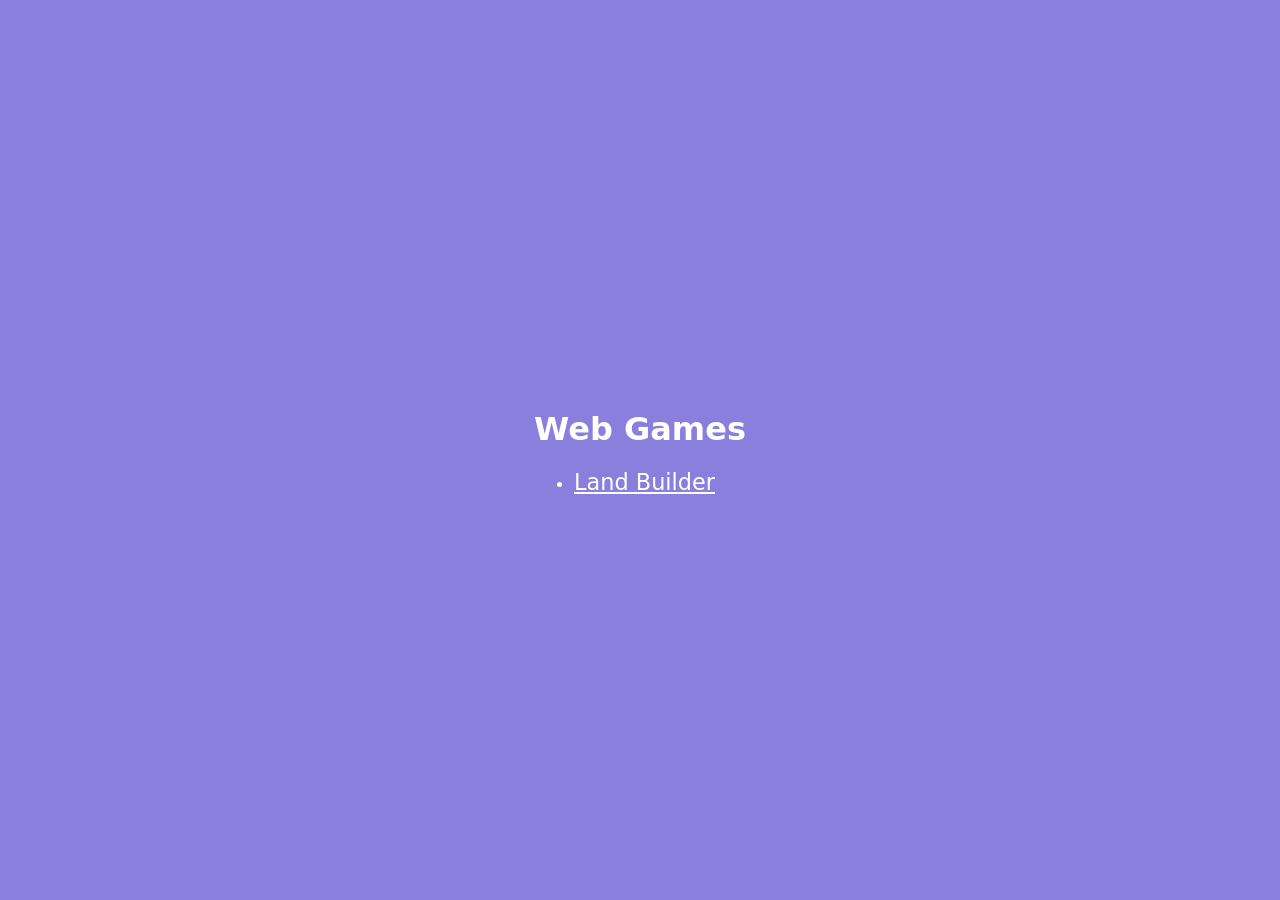
<file: index.html>
<!doctype html>
<html lang="en">
<head><meta charset="utf-8"><meta name="viewport" content="width=device-width, initial-scale=1"><title>Web Games</title>
<style>body{font-family:system-ui,sans-serif;background:#8a7fdc;color:#fff;display:grid;place-items:center;min-height:100vh;margin:0}a{color:#fff;font-size:1.4rem}</style></head>
<body><main><h1>Web Games</h1><ul><li><a href="land-builder/">Land Builder</a></li></ul></main></body>
</html>
</file>
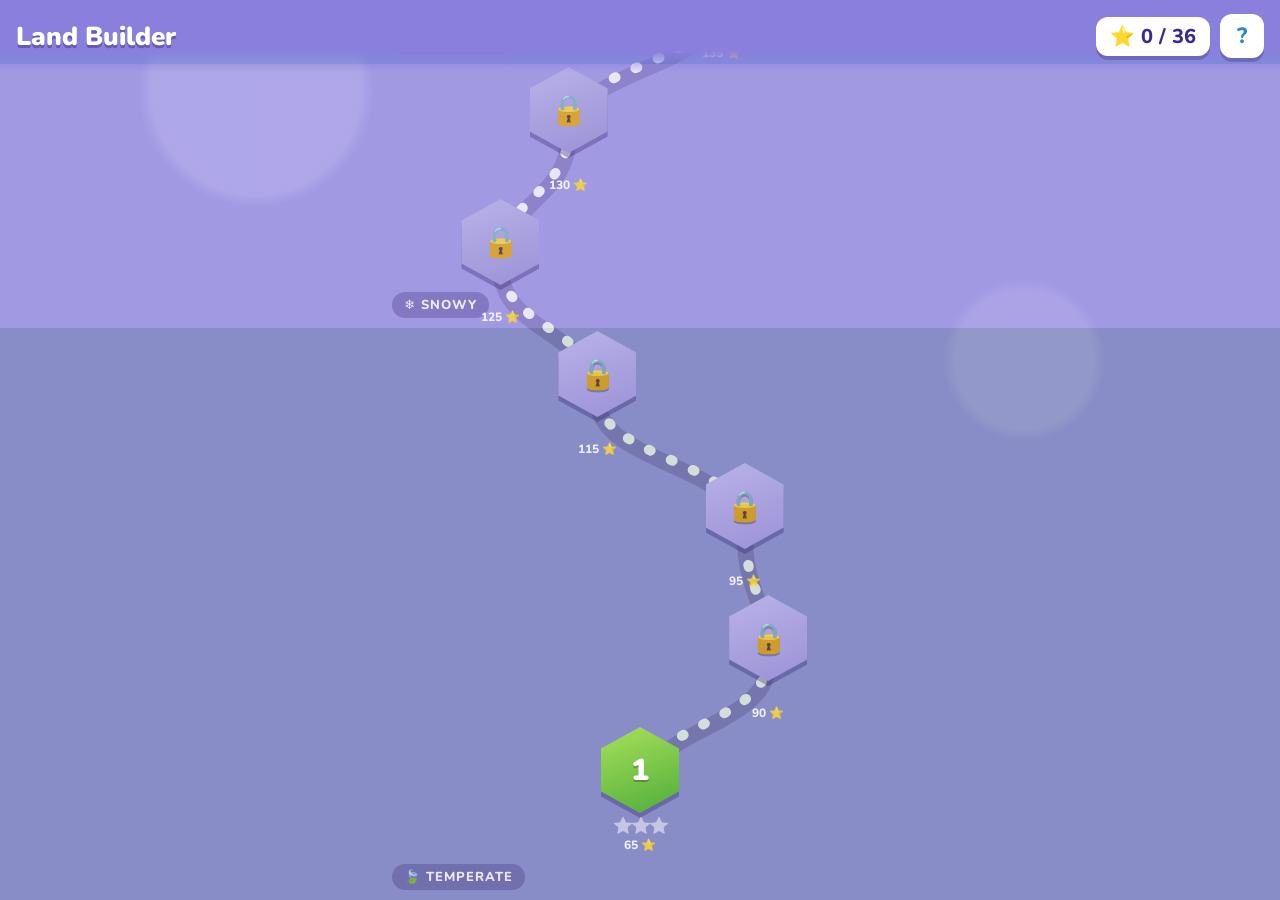
<file: land-builder/index.html>
<!doctype html>
<html lang="en">
<head>
  <meta charset="utf-8" />
  <meta name="viewport" content="width=device-width, initial-scale=1, maximum-scale=1, user-scalable=no, viewport-fit=cover" />
  <title>Land Builder</title>
  <meta name="theme-color" content="#8a7fdc" />
  <meta name="mobile-web-app-capable" content="yes" />
  <meta name="apple-mobile-web-app-capable" content="yes" />
  <meta name="apple-mobile-web-app-status-bar-style" content="black-translucent" />
  <meta name="apple-mobile-web-app-title" content="Land Builder" />
  <meta name="format-detection" content="telephone=no" />
  <link rel="manifest" href="manifest.webmanifest" />
  <link rel="icon" href="icon.svg" type="image/svg+xml" />
  <link rel="apple-touch-icon" href="icon.svg" />
  <link rel="preconnect" href="https://fonts.googleapis.com" />
  <link rel="preconnect" href="https://fonts.gstatic.com" crossorigin />
  <link href="https://fonts.googleapis.com/css2?family=Nunito:wght@600;800;900&display=swap" rel="stylesheet" />
  <link rel="stylesheet" href="css/style.css" />
</head>
<body>
  <!-- Level progression map -->
  <section id="map-screen" class="screen active">
    <header class="map-header">
      <h1>Land Builder</h1>
      <div class="pill"><span class="ico">⭐</span><span id="map-total-stars">0</span></div>
      <button class="icon-btn" id="btn-help-map" aria-label="How to play">?</button>
    </header>
    <div id="map-scroll">
      <div id="map-track">
        <svg id="map-path" aria-hidden="true"></svg>
      </div>
    </div>
  </section>

  <!-- Gameplay -->
  <section id="game-screen" class="screen">
    <canvas id="board"></canvas>
    <div id="labels" class="hidden"></div>

    <div class="hud-top">
      <div class="hud-left">
        <div class="stat-bubble stars" title="Stars">
          <div class="ring"><span>⭐</span></div>
          <div class="stat-label"><b id="hud-score">0</b>/<span id="hud-quota">0</span></div>
          <div class="mini-bar"><div id="hud-bar"></div><i id="hud-mark2"></i><i id="hud-mark3"></i></div>
        </div>
        <div class="stat-bubble tiles" title="Tiles left">
          <div class="ring"><span>🧱</span></div>
          <div class="stat-label"><b id="hud-tiles">0</b> left</div>
        </div>
      </div>

      <div class="hud-right">
        <div class="queue" id="queue">
          <div class="q-slot current" id="q-current" title="Current tile (tap to rotate)">
            <canvas id="q0"></canvas>
            <span class="q-badge" id="q-count">0</span>
          </div>
          <div class="q-slot next"><canvas id="q1"></canvas></div>
          <div class="q-slot next"><canvas id="q2"></canvas></div>
        </div>
        <div class="hud-buttons">
          <button class="icon-btn" id="btn-help" aria-label="How to play">?</button>
          <button class="icon-btn" id="btn-menu" aria-label="Back to map">☰</button>
        </div>
      </div>
    </div>

    <div class="level-title" id="hud-level"></div>

    <button class="blueprint-btn" id="btn-blueprint" aria-label="Megastructure blueprint">
      <canvas id="bp-icon"></canvas>
      <span class="bp-name" id="bp-name"></span>
      <span class="bp-state" id="bp-state"></span>
    </button>

    <div class="bottom-bar" id="bottom-bar">
      <div class="col">
        <button class="sq-btn" id="btn-undo" aria-label="Undo">↶</button>
        <button class="sq-btn" id="btn-redo" aria-label="Redo">↷</button>
      </div>
      <div class="tools">
        <button class="tool" id="tool-bulldozer" title="Bulldozer: clear a placed tile">
          <span class="tool-ico">🚜</span><span class="count" id="cnt-bulldozer">1</span>
        </button>
        <button class="tool" id="tool-rainbow" title="Rainbow tile: swap the current tile for a wildcard that matches everything">
          <span class="tool-ico rainbow-hex"></span><span class="count" id="cnt-rainbow">1</span>
        </button>
        <button class="tool" id="tool-crate" title="Crate: +4 tiles">
          <span class="tool-ico">📦</span><span class="count" id="cnt-crate">1</span>
        </button>
      </div>
      <div class="col">
        <button class="sq-btn" id="btn-zoom-in" aria-label="Zoom in">+</button>
        <button class="sq-btn" id="btn-zoom-out" aria-label="Zoom out">−</button>
      </div>
    </div>

    <div class="confirm-bar hidden" id="confirm-bar">
      <button class="sq-btn rot" id="btn-rot-ccw" aria-label="Rotate left">⟲</button>
      <button class="big-btn no" id="btn-cancel" aria-label="Cancel">✕</button>
      <button class="big-btn yes" id="btn-confirm" aria-label="Confirm">✓</button>
      <button class="sq-btn rot" id="btn-rot-cw" aria-label="Rotate right">⟳</button>
    </div>

    <div class="cam-controls" aria-label="Camera">
      <button class="cam-btn compass" id="btn-compass" aria-label="Reset view" title="Reset view (F)"><span id="compass-needle">▲</span></button>
      <button class="cam-btn" id="btn-cam-left" aria-label="Orbit left" title="Orbit left (A)">⤺</button>
      <button class="cam-btn" id="btn-cam-right" aria-label="Orbit right" title="Orbit right (D)">⤻</button>
      <button class="cam-btn" id="btn-cam-tilt" aria-label="Change tilt" title="Tilt (T)">⛰</button>
    </div>

    <div class="toast" id="toast"></div>
  </section>

  <!-- Modal / sheet -->
  <div class="overlay hidden" id="overlay">
    <div class="modal" id="modal"></div>
  </div>

  <script type="importmap">{ "imports": { "three": "./vendor/three.module.min.js" } }</script>
  <script type="module" src="js/main.js"></script>
  <noscript>Land Builder needs JavaScript and WebGL.</noscript>
</body>
</html>
</file>
<file: land-builder/css/style.css>
:root {
  --bg: #8a7fdc;
  --bg-deep: #6f63c9;
  --panel: #ffffff;
  --ink: #3d2a8c;
  --ink-soft: #6b5bb8;
  --blue: #3fa9f5;
  --blue-deep: #2b86d1;
  --green: #5bd23c;
  --green-deep: #3ea524;
  --red: #f0484a;
  --red-deep: #c42f31;
  --gold: #ffcf33;
  --shadow: 0 4px 0 rgba(40, 20, 100, 0.25);
  --safe-b: env(safe-area-inset-bottom, 0px);
}

* { box-sizing: border-box; -webkit-tap-highlight-color: transparent; }

html, body {
  margin: 0;
  height: 100%;
  height: 100dvh;
  overscroll-behavior: none;
  overflow: hidden;
  background: var(--bg);
  color: var(--ink);
  font-family: Nunito, system-ui, -apple-system, "Segoe UI", sans-serif;
  font-weight: 800;
  user-select: none;
  -webkit-user-select: none;
  -webkit-touch-callout: none;
}
button { touch-action: manipulation; }

button {
  font: inherit;
  color: inherit;
  cursor: pointer;
  border: 0;
  background: none;
  padding: 0;
}
button:disabled { cursor: default; opacity: 0.45; }

.hidden { display: none !important; }

.screen { position: fixed; inset: 0; display: none; }
.screen.active { display: block; }

/* ---------- shared widgets ---------- */
.pill {
  display: inline-flex; align-items: center; gap: 6px;
  background: var(--panel); border-radius: 12px; padding: 6px 14px;
  box-shadow: var(--shadow); font-size: 20px;
}
.icon-btn {
  width: 44px; height: 44px; border-radius: 12px;
  background: var(--panel); box-shadow: var(--shadow);
  font-size: 22px; color: var(--blue-deep);
  display: grid; place-items: center;
}
.icon-btn:active, .sq-btn:active, .tool:active, .big-btn:active { transform: translateY(2px); }

/* ---------- map ---------- */
#map-screen {
  background:
    radial-gradient(circle at 20% 10%, rgba(255,255,255,0.14) 0 8%, transparent 9%),
    radial-gradient(circle at 80% 40%, rgba(255,255,255,0.10) 0 6%, transparent 7%),
    var(--bg);
}
.map-header {
  position: absolute; top: 0; left: 0; right: 0; z-index: 5;
  display: flex; align-items: center; gap: 10px;
  padding: calc(14px + env(safe-area-inset-top, 0px)) 16px 14px;
  background: linear-gradient(var(--bg) 70%, transparent);
}
.map-header h1 {
  margin: 0; flex: 1; font-size: 26px; font-weight: 900; color: #fff;
  text-shadow: 0 3px 0 rgba(40, 20, 100, 0.35);
}
#map-scroll {
  position: absolute; inset: 0; overflow-y: auto; overflow-x: hidden;
  touch-action: pan-y; -webkit-overflow-scrolling: touch;
}
#map-track { position: relative; margin: 0 auto; max-width: 520px; }
#map-path { position: absolute; inset: 0; width: 100%; height: 100%; overflow: visible; }

.zone { position: absolute; left: -400px; right: -400px; }
.zone-label {
  position: absolute; bottom: 10px; left: 412px;
  font-size: 13px; letter-spacing: 0.08em; text-transform: uppercase;
  color: rgba(255,255,255,0.85); background: rgba(40, 20, 100, 0.25);
  border-radius: 999px; padding: 4px 12px; height: fit-content;
}

.node {
  position: absolute; width: 92px; transform: translate(-50%, -50%);
  display: flex; flex-direction: column; align-items: center; gap: 2px;
}
.node .hex {
  width: 78px; height: 86px;
  clip-path: polygon(50% 0, 100% 25%, 100% 75%, 50% 100%, 0 75%, 0 25%);
  display: grid; place-items: center;
  font-size: 30px; font-weight: 900; color: #fff;
  text-shadow: 0 2px 0 rgba(0,0,0,0.25);
  position: relative;
}
.node .hex-wrap { filter: drop-shadow(0 5px 0 rgba(40, 20, 100, 0.3)); }
.node.temperate .hex { background: linear-gradient(160deg, #a8e05a, #4fae3a); }
.node.snowy .hex { background: linear-gradient(160deg, #e8f3ff, #8fb5dd); color: #3d5f8f; text-shadow: none; }
.node.tropical .hex { background: linear-gradient(160deg, #58e6dc, #f2c94c); }
.node.mixed .hex { background: linear-gradient(160deg, #a8e05a 0 33%, #e8f3ff 33% 66%, #58e6dc 66%); color: #3d2a8c; text-shadow: none; }
.node.locked .hex { background: linear-gradient(160deg, #b9b2e8, #9b92d6); color: rgba(255,255,255,0.8); }
.node.current .hex-wrap { animation: bob 1.4s ease-in-out infinite; }
.node .stars { font-size: 16px; letter-spacing: -2px; height: 20px; }
.node .stars .off { filter: grayscale(1) brightness(1.6); opacity: 0.5; }
.node .new-chip {
  position: absolute; top: -8px; right: -6px; z-index: 2;
  background: var(--gold); color: #6b3e00; font-size: 11px; padding: 2px 7px;
  border-radius: 999px; box-shadow: 0 2px 0 rgba(0,0,0,0.2); white-space: nowrap;
}
.node .need { font-size: 12px; color: #fff; opacity: 0.85; }

@keyframes bob { 50% { transform: translateY(-6px); } }

/* ---------- game HUD ---------- */
#board { position: absolute; inset: 0; width: 100%; height: 100%; display: block; touch-action: none; cursor: grab; }
#game-screen { touch-action: none; }

/* world-anchored labels */
#labels { position: absolute; inset: 0; pointer-events: none; overflow: hidden; }
.lbl { position: absolute; left: 0; top: 0; white-space: nowrap; will-change: transform; }
.lbl.badge {
  background: #fff; color: var(--ink); border-radius: 999px; padding: 3px 10px; font-size: 14px;
  box-shadow: 0 3px 0 rgba(40, 20, 100, 0.25);
}
.lbl.badge.big { font-size: 17px; padding: 4px 13px; }
.lbl.badge.bad { background: #ffe0e0; color: #b02a2c; }
.lbl.float {
  font-size: 24px; font-weight: 900; color: #ffe066;
  -webkit-text-stroke: 5px rgba(60, 30, 120, 0.75); paint-order: stroke fill;
  animation: rise 1.4s ease-out both;
}
@keyframes rise {
  0% { opacity: 0; margin-top: 10px; }
  15% { opacity: 1; }
  100% { opacity: 0; margin-top: -70px; }
}

/* camera controls */
.cam-controls {
  position: absolute; right: calc(10px + env(safe-area-inset-right, 0px)); top: 50%; transform: translateY(-50%);
  display: flex; flex-direction: column; gap: 8px;
}
.cam-btn {
  width: 46px; height: 46px; border-radius: 50%;
  background: rgba(255,255,255,0.82); color: var(--blue-deep); font-size: 22px;
  box-shadow: var(--shadow); display: grid; place-items: center;
}
.cam-btn:active { transform: translateY(2px); }
.cam-btn.compass span { display: inline-block; color: var(--red); font-size: 18px; transition: none; }

.hud-top {
  position: absolute; top: calc(10px + env(safe-area-inset-top, 0px)); left: calc(10px + env(safe-area-inset-left, 0px)); right: calc(10px + env(safe-area-inset-right, 0px));
  display: flex; justify-content: space-between; align-items: flex-start;
  pointer-events: none;
}
.hud-top > * { pointer-events: auto; }
.hud-left { display: flex; flex-direction: column; gap: 10px; }

.stat-bubble { display: flex; flex-direction: column; align-items: center; width: 92px; }
.stat-bubble .ring {
  width: 66px; height: 66px; border-radius: 50%;
  background: radial-gradient(circle at 50% 35%, #8fd3ff, #3fa9f5);
  border: 4px solid #fff; box-shadow: var(--shadow);
  display: grid; place-items: center; font-size: 30px;
}
.stat-label {
  margin-top: -12px; background: #fff; border-radius: 999px; padding: 2px 10px;
  box-shadow: 0 2px 0 rgba(40,20,100,0.2); font-size: 15px; white-space: nowrap;
}
.mini-bar {
  position: relative; width: 84px; height: 8px; margin-top: 4px; border-radius: 4px;
  background: rgba(255,255,255,0.35); overflow: hidden;
}
#hud-bar { height: 100%; width: 0; background: var(--gold); border-radius: 4px; transition: width 0.3s; }
.mini-bar i { position: absolute; top: 0; bottom: 0; width: 2px; background: rgba(61,42,140,0.5); }

.hud-right { display: flex; flex-direction: column; align-items: flex-end; gap: 10px; }
.hud-buttons { display: flex; gap: 8px; }
.queue {
  display: flex; align-items: center; gap: 4px; padding: 6px;
  background: rgba(255,255,255,0.28); border-radius: 14px;
}
.q-slot { position: relative; border-radius: 10px; }
.q-slot.current { width: 96px; height: 86px; background: rgba(255,255,255,0.65); cursor: pointer; }
.q-slot.next { width: 62px; height: 58px; opacity: 0.85; }
.q-slot canvas { width: 100%; height: 100%; display: block; }
.q-badge {
  position: absolute; bottom: -10px; left: 50%; transform: translateX(-50%);
  min-width: 30px; height: 30px; padding: 0 6px;
  background: #f26a5b; color: #fff; border: 3px solid #fff; border-radius: 9px;
  display: grid; place-items: center; font-size: 15px;
  clip-path: polygon(25% 0, 75% 0, 100% 50%, 75% 100%, 25% 100%, 0 50%);
  border: 0;
}

.level-title {
  position: absolute; top: 14px; left: 50%; transform: translateX(-50%);
  color: #fff; font-size: 15px; opacity: 0.85; pointer-events: none;
  text-shadow: 0 2px 0 rgba(40,20,100,0.3); white-space: nowrap;
}
@media (max-width: 560px) { .level-title { display: none; } }

.blueprint-btn {
  position: absolute; left: 10px; bottom: calc(150px + var(--safe-b));
  width: 92px; padding: 6px 4px 8px; border-radius: 16px;
  background: linear-gradient(#fff, #efeaff); box-shadow: var(--shadow);
  display: flex; flex-direction: column; align-items: center; gap: 2px;
}
.blueprint-btn canvas { width: 76px; height: 56px; }
.blueprint-btn .bp-name { font-size: 12px; line-height: 1.1; text-align: center; }
.blueprint-btn .bp-state {
  font-size: 11px; color: #fff; background: var(--ink-soft); border-radius: 999px; padding: 1px 8px;
}
.blueprint-btn.ready { animation: glow 1.6s ease-in-out infinite; }
.blueprint-btn.ready .bp-state { background: var(--green-deep); }
.blueprint-btn.active { outline: 4px solid var(--gold); }
@keyframes glow { 50% { box-shadow: 0 4px 0 rgba(40,20,100,0.25), 0 0 0 6px rgba(255, 207, 51, 0.55); } }

.bottom-bar {
  position: absolute; left: 10px; right: 10px; bottom: calc(10px + var(--safe-b));
  display: flex; justify-content: space-between; align-items: flex-end;
  pointer-events: none;
}
.bottom-bar > * { pointer-events: auto; }
.bottom-bar .col { display: flex; flex-direction: column; gap: 6px; }
.sq-btn {
  width: 48px; height: 48px; border-radius: 10px;
  background: rgba(255,255,255,0.22); color: #fff; font-size: 30px; line-height: 1;
  display: grid; place-items: center;
}
.tools { display: flex; gap: 12px; }
.tool {
  position: relative; width: 82px; height: 82px; border-radius: 14px;
  background: linear-gradient(#6cc6ff, var(--blue)); border: 4px solid #fff;
  box-shadow: var(--shadow); display: grid; place-items: center;
}
.tool.active { outline: 4px solid var(--gold); }
.tool-ico { font-size: 40px; }
.rainbow-hex {
  width: 44px; height: 40px;
  clip-path: polygon(25% 0, 75% 0, 100% 50%, 75% 100%, 25% 100%, 0 50%);
  background: conic-gradient(#ff6b6b, #ffb347, #ffe66d, #7ee081, #5ec8ff, #b28dff, #ff6b6b);
}
.tool .count {
  position: absolute; top: -10px; right: -10px; min-width: 26px; height: 26px;
  background: #fff; border-radius: 8px; color: var(--ink); font-size: 16px;
  display: grid; place-items: center; box-shadow: 0 2px 0 rgba(40,20,100,0.25);
}

.confirm-bar {
  position: absolute; left: 50%; bottom: calc(18px + var(--safe-b)); transform: translateX(-50%);
  display: flex; gap: 14px; align-items: center;
}
.big-btn {
  width: 74px; height: 74px; border-radius: 14px; font-size: 40px; color: #fff;
  border: 3px solid #fff; display: grid; place-items: center;
}
.big-btn.yes { background: linear-gradient(#7ae55a, var(--green)); box-shadow: 0 5px 0 var(--green-deep); }
.big-btn.no { background: linear-gradient(#ff7a7c, var(--red)); box-shadow: 0 5px 0 var(--red-deep); }
.big-btn:disabled { filter: grayscale(0.8); }
.sq-btn.rot { background: #fff; color: var(--blue-deep); box-shadow: var(--shadow); }

.toast {
  position: absolute; left: 50%; top: 120px; transform: translate(-50%, -10px);
  background: rgba(40, 20, 100, 0.85); color: #fff; padding: 10px 16px; border-radius: 12px;
  font-size: 15px; opacity: 0; transition: opacity 0.2s, transform 0.2s; pointer-events: none;
  max-width: 86vw; text-align: center;
}
.toast.show { opacity: 1; transform: translate(-50%, 0); }

@media (max-width: 480px) {
  .stat-bubble { width: 78px; }
  .stat-bubble .ring { width: 54px; height: 54px; font-size: 24px; }
  .stat-label { font-size: 13px; }
  .mini-bar { width: 70px; }
  .hud-left { gap: 6px; }
  .cam-controls { flex-direction: row; top: calc(160px + env(safe-area-inset-top, 0px)); transform: none; gap: 6px; }
  .cam-btn { width: 38px; height: 38px; font-size: 18px; }
  .blueprint-btn { width: 80px; }
  .blueprint-btn canvas { width: 66px; height: 48px; }
  .icon-btn { width: 40px; height: 40px; font-size: 19px; }
  .tool { width: 66px; height: 66px; }
  .tool-ico { font-size: 32px; }
  .rainbow-hex { width: 36px; height: 32px; }
  .tools { gap: 8px; }
  .sq-btn { width: 42px; height: 42px; font-size: 26px; }
  .q-slot.current { width: 82px; height: 74px; }
  .q-slot.next { width: 50px; height: 48px; }
  .big-btn { width: 64px; height: 64px; font-size: 34px; }
  .confirm-bar { bottom: calc(16px + var(--safe-b)); gap: 8px; }
  .blueprint-btn { bottom: calc(130px + var(--safe-b)); }
}

/* ---------- modal ---------- */
.overlay {
  position: fixed; inset: 0; z-index: 50; background: rgba(30, 15, 80, 0.55);
  display: grid; place-items: center; padding: 16px;
  touch-action: auto;
}
.modal {
  width: min(420px, 100%); max-height: 90vh; overflow: auto;
  background: var(--panel); border-radius: 22px; padding: 22px 20px 20px;
  box-shadow: 0 8px 0 rgba(40, 20, 100, 0.35);
  animation: pop 0.22s ease-out;
  text-align: center;
}
@keyframes pop { from { transform: scale(0.85); opacity: 0; } }
.modal h2 { margin: 0 0 4px; font-size: 26px; font-weight: 900; }
.modal .sub { color: var(--ink-soft); margin: 0 0 14px; font-size: 15px; }
.modal .big-stars { font-size: 44px; letter-spacing: 4px; margin: 8px 0; }
.modal .big-stars .off { filter: grayscale(1); opacity: 0.35; }
.modal .row { display: flex; gap: 8px; justify-content: center; flex-wrap: wrap; margin: 10px 0; }
.chip {
  background: #f1edff; border-radius: 999px; padding: 5px 11px; font-size: 14px;
  display: inline-flex; gap: 5px; align-items: center;
}
.chip.new { background: var(--gold); color: #6b3e00; }
.modal .goal { font-size: 18px; margin: 10px 0; }
.modal .section { text-align: left; margin-top: 12px; font-size: 13px; color: var(--ink-soft); text-transform: uppercase; letter-spacing: 0.06em; }
.megas { display: grid; grid-template-columns: repeat(auto-fill, minmax(110px, 1fr)); gap: 8px; margin-top: 6px; }
.mega-card { background: #f6f3ff; border-radius: 12px; padding: 6px; font-size: 13px; }
.mega-card canvas { width: 96px; height: 64px; display: block; margin: 0 auto; }
.btn {
  display: inline-block; min-width: 130px; padding: 12px 20px; border-radius: 14px;
  font-size: 19px; color: #fff; border: 3px solid #fff;
  background: linear-gradient(#6cc6ff, var(--blue)); box-shadow: 0 5px 0 var(--blue-deep);
}
.btn.green { background: linear-gradient(#7ae55a, var(--green)); box-shadow: 0 5px 0 var(--green-deep); }
.btn.ghost { background: #ece8ff; color: var(--ink); box-shadow: 0 5px 0 #c9c1f2; }
.btn:active { transform: translateY(3px); box-shadow: none; }
.modal .actions { display: flex; gap: 10px; justify-content: center; flex-wrap: wrap; margin-top: 18px; }

.help { text-align: left; font-weight: 600; font-size: 15px; line-height: 1.45; }
.help li { margin: 6px 0; }
.help b { font-weight: 900; }
.legend { display: flex; gap: 10px; flex-wrap: wrap; margin: 8px 0; font-size: 14px; }
.legend span { display: inline-flex; align-items: center; gap: 4px; }
.legend i { width: 18px; height: 6px; border-radius: 3px; display: inline-block; }
.breakdown { display: grid; grid-template-columns: 1fr auto; gap: 4px 12px; text-align: left; margin: 12px auto; max-width: 260px; font-size: 15px; }
.breakdown span:nth-child(even) { text-align: right; }

/* very small phones */
@media (max-width: 360px) {
  .tools { gap: 6px; }
  .tool { width: 58px; height: 58px; }
  .tool-ico { font-size: 28px; }
  .big-btn { width: 56px; height: 56px; font-size: 30px; }
  .sq-btn { width: 38px; height: 38px; font-size: 22px; }
}

/* landscape phones: compress vertically */
@media (max-height: 520px) and (orientation: landscape) {
  .hud-left { flex-direction: row; }
  .stat-bubble .ring { width: 46px; height: 46px; font-size: 20px; border-width: 3px; }
  .stat-label { margin-top: -8px; font-size: 12px; }
  .q-slot.current { width: 72px; height: 62px; }
  .q-slot.next { width: 46px; height: 42px; }
  .hud-right { flex-direction: row-reverse; align-items: flex-start; }
  .tool { width: 56px; height: 56px; }
  .tool-ico { font-size: 26px; }
  .rainbow-hex { width: 30px; height: 27px; }
  .sq-btn { width: 38px; height: 38px; font-size: 22px; }
  .bottom-bar .col { flex-direction: row; }
  .big-btn { width: 54px; height: 54px; font-size: 28px; }
  .blueprint-btn { bottom: auto; top: 50%; transform: translateY(-50%); }
  .cam-controls { flex-direction: row; top: auto; bottom: calc(66px + var(--safe-b)); transform: none; }
  .cam-btn { width: 38px; height: 38px; font-size: 17px; }
  .level-title { display: none; }
  .modal { max-height: 94vh; padding: 14px; }
  .modal .big-stars { font-size: 32px; margin: 2px 0; }
}
</file>
